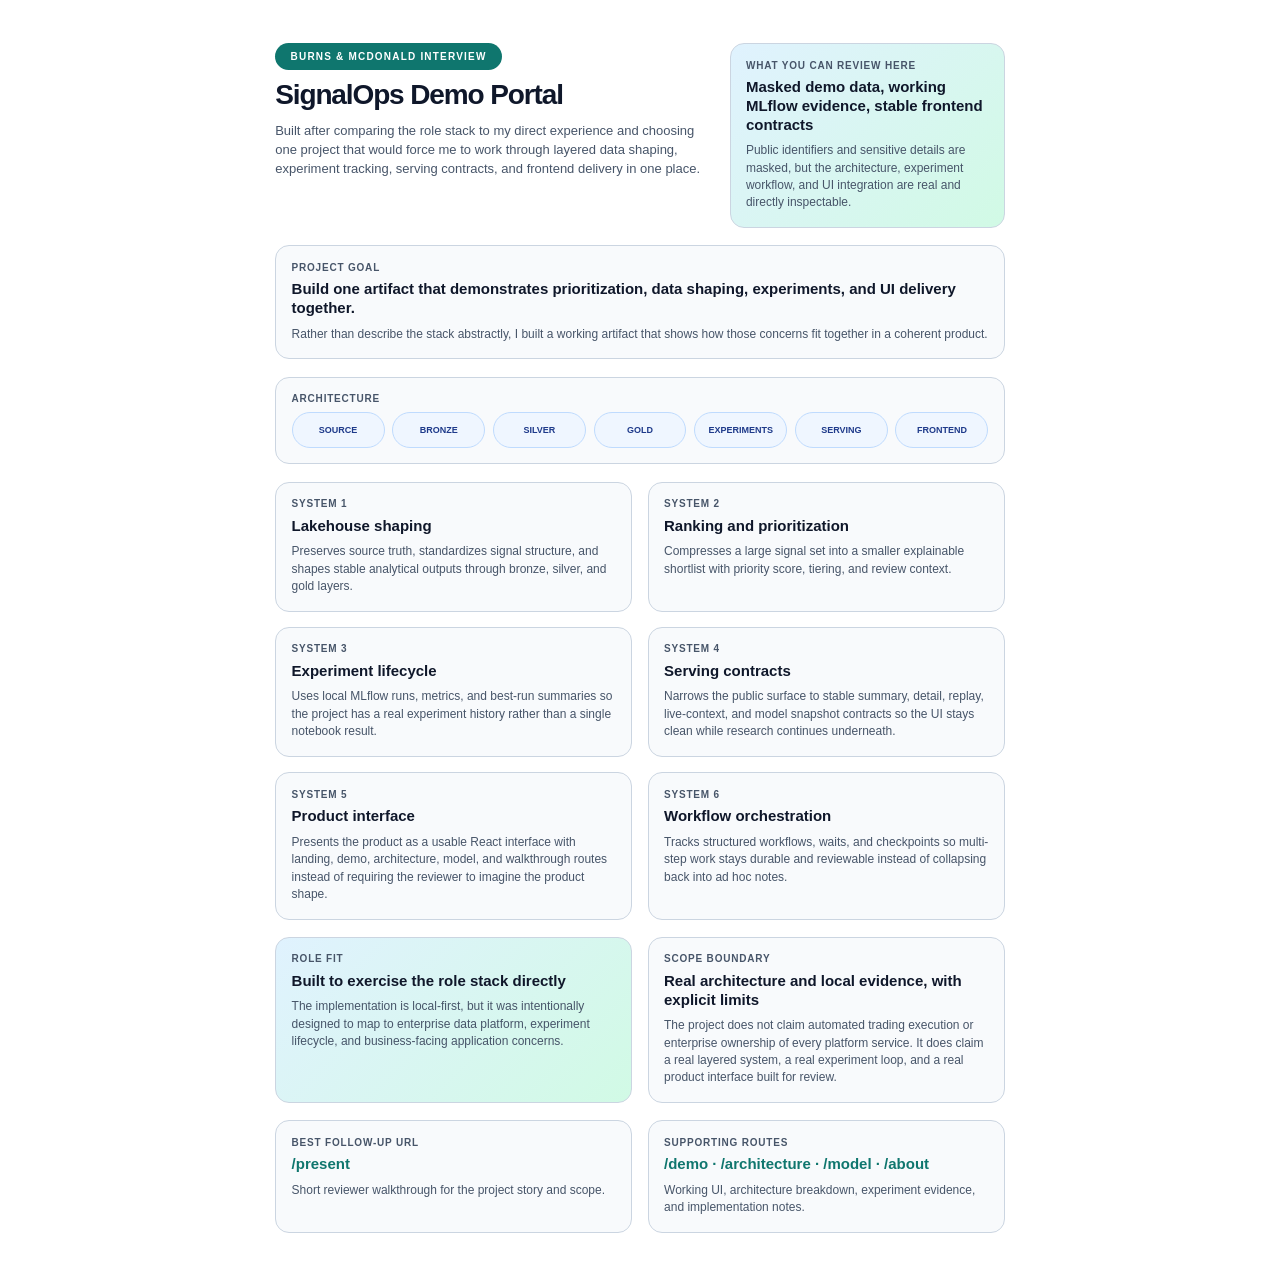
<file: public/burnsandmcdonald/interview-handout.html>
<!doctype html>
<html lang="en">
  <head>
    <meta charset="UTF-8" />
    <meta name="viewport" content="width=device-width, initial-scale=1.0" />
    <title>Burns &amp; McDonald Interview Follow-Up | SignalOps Demo Portal</title>
    <style>
      :root {
        color-scheme: light;
        --ink: #0f172a;
        --muted: #475569;
        --line: #cbd5e1;
        --surface: #f8fafc;
        --accent: #0f766e;
        --accent-soft: #d1fae5;
        --sky-soft: #e0f2fe;
      }

      * {
        box-sizing: border-box;
      }

      body {
        margin: 0;
        font-family: 'Segoe UI', 'Helvetica Neue', Arial, sans-serif;
        color: var(--ink);
        background: #ffffff;
      }

      .page {
        width: 8.5in;
        min-height: 11in;
        margin: 0 auto;
        padding: 0.45in;
        display: grid;
        gap: 0.18in;
      }

      .eyebrow {
        display: inline-block;
        margin-bottom: 0.12in;
        padding: 0.08in 0.16in;
        border-radius: 999px;
        color: #ffffff;
        background: #0f766e;
        font-size: 10px;
        font-weight: 700;
        letter-spacing: 0.12em;
        text-transform: uppercase;
      }

      .hero {
        display: grid;
        grid-template-columns: 1.35fr 0.85fr;
        gap: 0.18in;
        align-items: start;
      }

      h1 {
        margin: 0;
        font-size: 28px;
        line-height: 1;
        letter-spacing: -0.04em;
      }

      .summary {
        margin: 0.14in 0 0;
        color: var(--muted);
        font-size: 13px;
        line-height: 1.45;
      }

      .card {
        border: 1px solid var(--line);
        border-radius: 14px;
        background: var(--surface);
        padding: 0.16in;
      }

      .card.accent {
        background: linear-gradient(135deg, var(--sky-soft), var(--accent-soft));
      }

      .card-label,
      .section-label {
        display: block;
        margin-bottom: 0.08in;
        color: var(--muted);
        font-size: 10px;
        font-weight: 700;
        letter-spacing: 0.08em;
        text-transform: uppercase;
      }

      .card strong {
        display: block;
        margin-bottom: 0.08in;
        font-size: 15px;
        line-height: 1.25;
      }

      .card p {
        margin: 0;
        color: var(--muted);
        font-size: 12px;
        line-height: 1.45;
      }

      .grid {
        display: grid;
        grid-template-columns: repeat(2, minmax(0, 1fr));
        gap: 0.16in;
      }

      .pipeline {
        display: grid;
        grid-template-columns: repeat(7, minmax(0, 1fr));
        gap: 0.08in;
      }

      .pipeline span {
        display: flex;
        align-items: center;
        justify-content: center;
        min-height: 0.38in;
        border-radius: 999px;
        background: #eff6ff;
        border: 1px solid #bfdbfe;
        color: #1e3a8a;
        font-size: 9px;
        font-weight: 700;
        text-transform: uppercase;
        text-align: center;
        padding: 0 0.06in;
      }

      .footer {
        display: grid;
        grid-template-columns: repeat(2, minmax(0, 1fr));
        gap: 0.16in;
      }

      .routes {
        color: var(--accent);
        font-weight: 700;
      }
    </style>
  </head>
  <body>
    <main class="page">
      <section class="hero">
        <div>
          <span class="eyebrow">Burns &amp; McDonald Interview</span>
          <h1>SignalOps Demo Portal</h1>
          <p class="summary">
            Built after comparing the role stack to my direct experience and choosing one project that would force me
            to work through layered data shaping, experiment tracking, serving contracts, and frontend delivery in one place.
          </p>
        </div>

        <div class="card accent">
          <span class="card-label">What you can review here</span>
          <strong>Masked demo data, working MLflow evidence, stable frontend contracts</strong>
          <p>
            Public identifiers and sensitive details are masked, but the architecture, experiment workflow, and UI
            integration are real and directly inspectable.
          </p>
        </div>
      </section>

      <section class="card">
        <span class="section-label">Project Goal</span>
        <strong>Build one artifact that demonstrates prioritization, data shaping, experiments, and UI delivery together.</strong>
        <p>
          Rather than describe the stack abstractly, I built a working artifact that shows how those concerns fit
          together in a coherent product.
        </p>
      </section>

      <section class="card">
        <span class="section-label">Architecture</span>
        <div class="pipeline">
          <span>Source</span>
          <span>Bronze</span>
          <span>Silver</span>
          <span>Gold</span>
          <span>Experiments</span>
          <span>Serving</span>
          <span>Frontend</span>
        </div>
      </section>

      <section class="grid">
        <article class="card">
          <span class="card-label">System 1</span>
          <strong>Lakehouse shaping</strong>
          <p>
            Preserves source truth, standardizes signal structure, and shapes stable analytical outputs through bronze,
            silver, and gold layers.
          </p>
        </article>

        <article class="card">
          <span class="card-label">System 2</span>
          <strong>Ranking and prioritization</strong>
          <p>
            Compresses a large signal set into a smaller explainable shortlist with priority score, tiering, and
            review context.
          </p>
        </article>

        <article class="card">
          <span class="card-label">System 3</span>
          <strong>Experiment lifecycle</strong>
          <p>
            Uses local MLflow runs, metrics, and best-run summaries so the project has a real experiment history rather
            than a single notebook result.
          </p>
        </article>

        <article class="card">
          <span class="card-label">System 4</span>
          <strong>Serving contracts</strong>
          <p>
            Narrows the public surface to stable summary, detail, replay, live-context, and model snapshot contracts so
            the UI stays clean while research continues underneath.
          </p>
        </article>

        <article class="card">
          <span class="card-label">System 5</span>
          <strong>Product interface</strong>
          <p>
            Presents the product as a usable React interface with landing, demo, architecture, model, and walkthrough
            routes instead of requiring the reviewer to imagine the product shape.
          </p>
        </article>

        <article class="card">
          <span class="card-label">System 6</span>
          <strong>Workflow orchestration</strong>
          <p>
            Tracks structured workflows, waits, and checkpoints so multi-step work stays durable and reviewable instead
            of collapsing back into ad hoc notes.
          </p>
        </article>
      </section>

      <section class="grid">
        <article class="card accent">
          <span class="card-label">Role fit</span>
          <strong>Built to exercise the role stack directly</strong>
          <p>
            The implementation is local-first, but it was intentionally designed to map to enterprise data platform,
            experiment lifecycle, and business-facing application concerns.
          </p>
        </article>

        <article class="card">
          <span class="card-label">Scope boundary</span>
          <strong>Real architecture and local evidence, with explicit limits</strong>
          <p>
            The project does not claim automated trading execution or enterprise ownership of every platform service. It
            does claim a real layered system, a real experiment loop, and a real product interface built for review.
          </p>
        </article>
      </section>

      <section class="footer">
        <article class="card">
          <span class="card-label">Best follow-up URL</span>
          <strong class="routes">/present</strong>
          <p>Short reviewer walkthrough for the project story and scope.</p>
        </article>

        <article class="card">
          <span class="card-label">Supporting routes</span>
          <strong class="routes">/demo · /architecture · /model · /about</strong>
          <p>Working UI, architecture breakdown, experiment evidence, and implementation notes.</p>
        </article>
      </section>
    </main>
  </body>
</html>
</file>
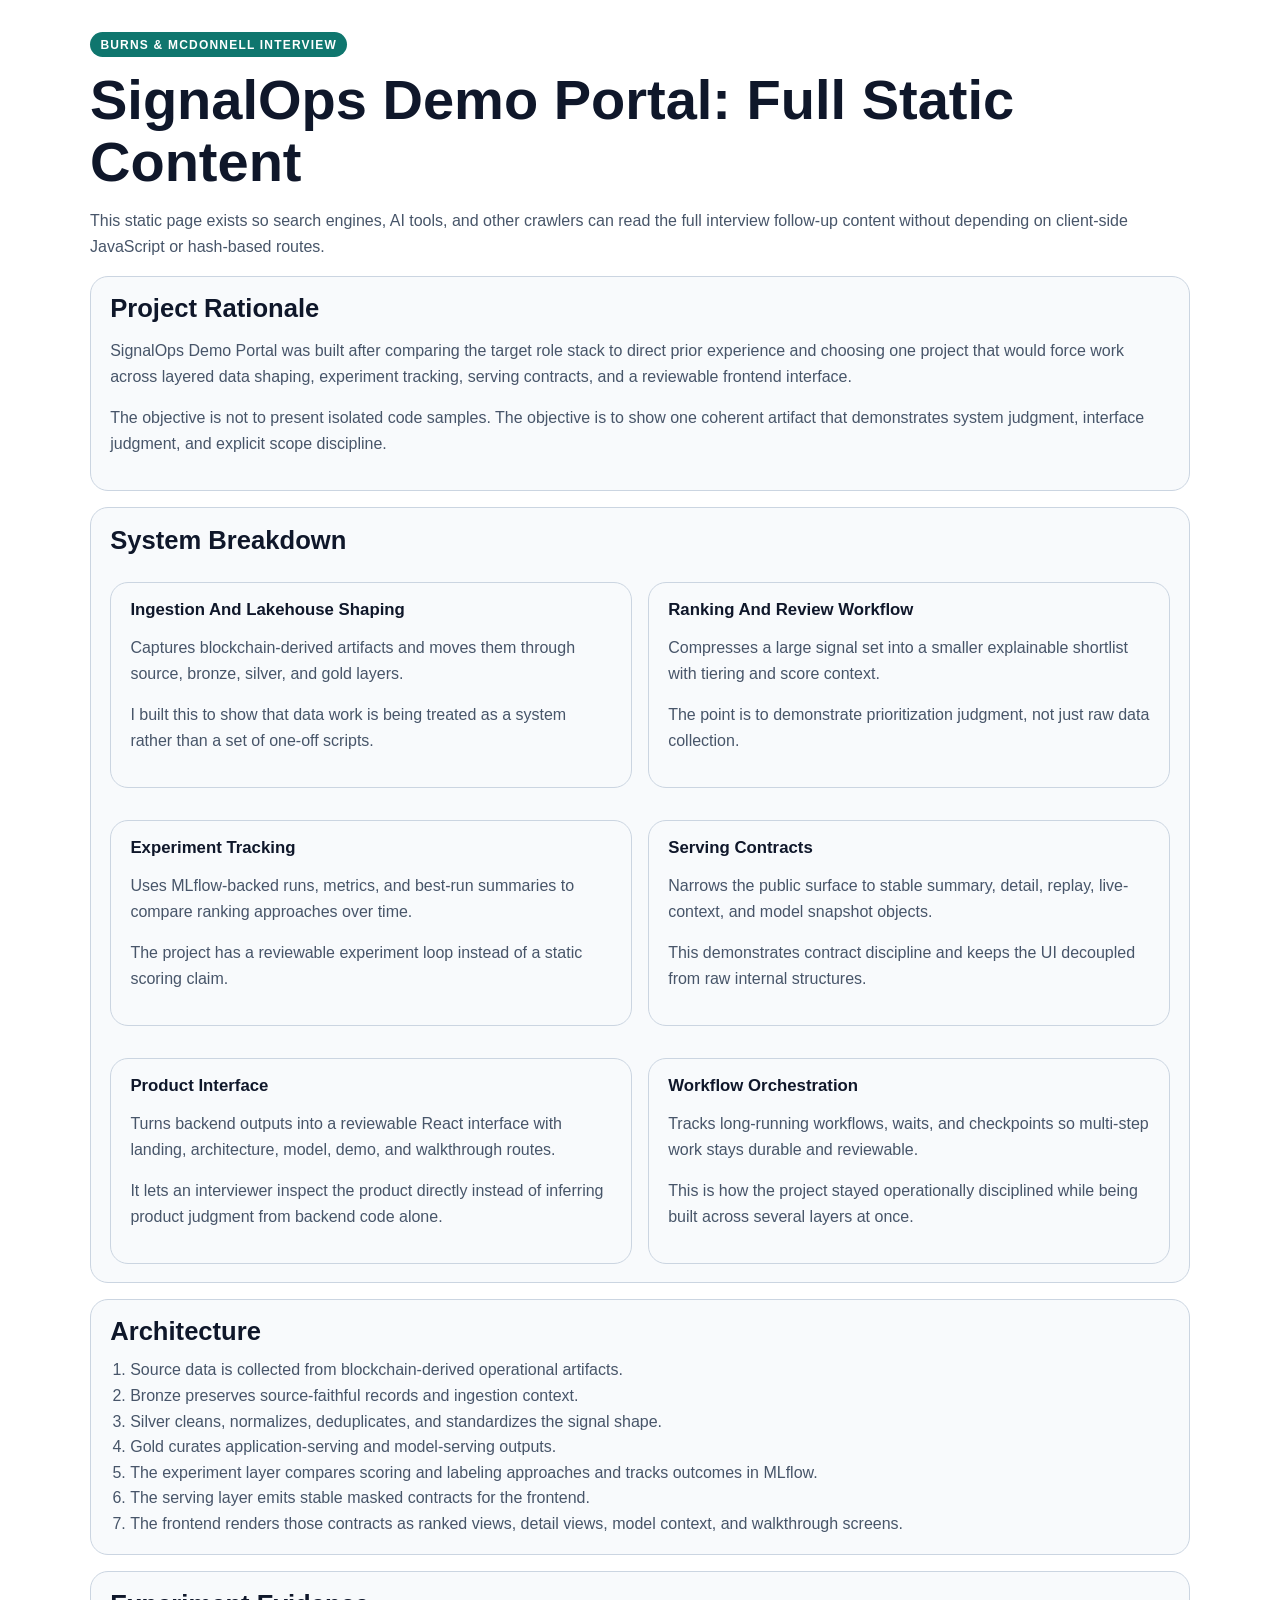
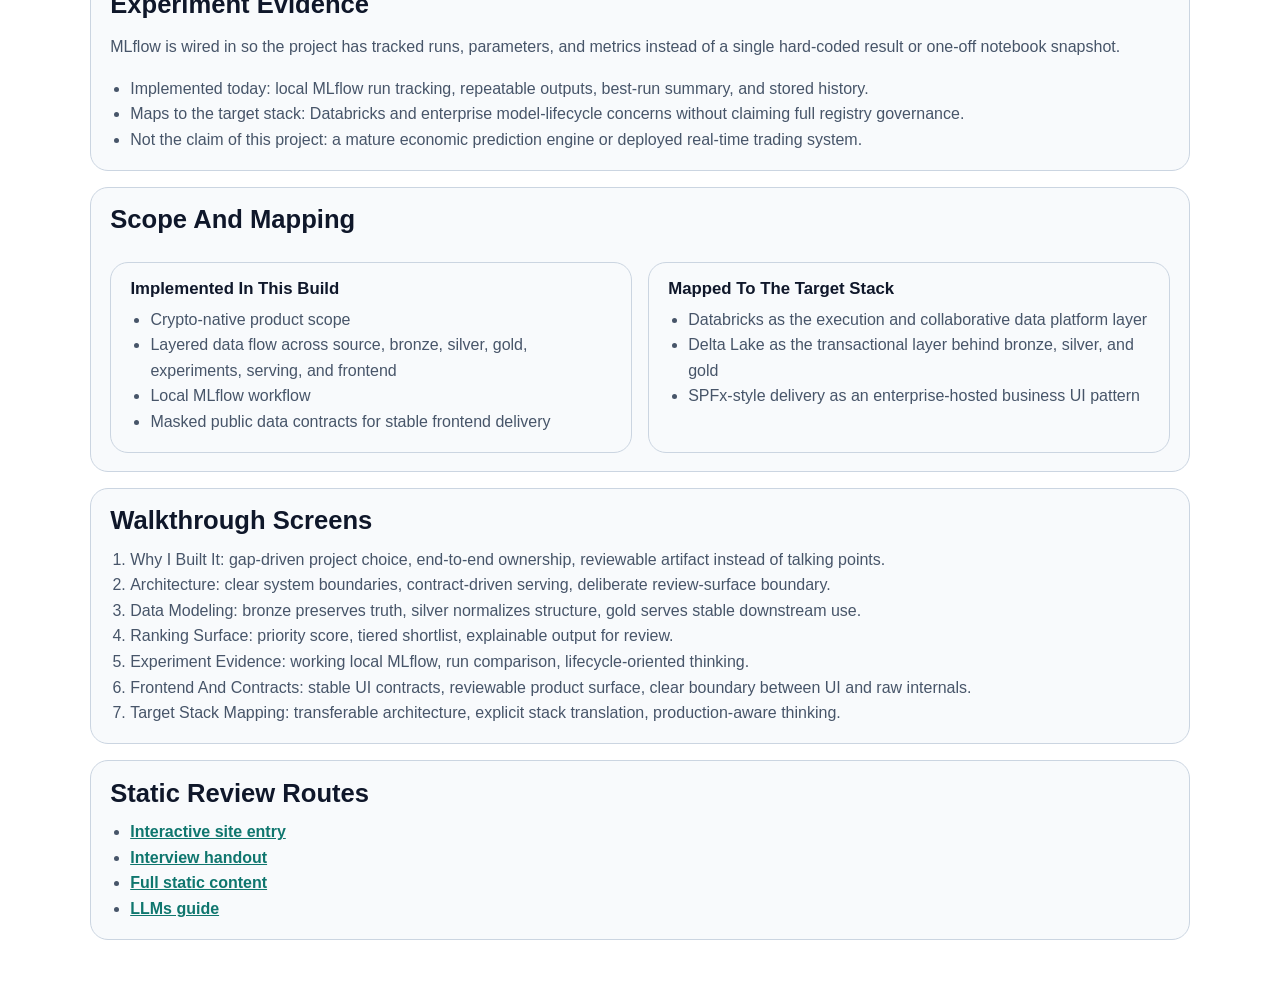
<file: public/burnsandmcdonnell/full-content.html>
<!doctype html>
<html lang="en">
  <head>
    <meta charset="UTF-8" />
    <meta name="viewport" content="width=device-width, initial-scale=1.0" />
    <meta
      name="description"
      content="Full static content for the Burns & McDonnell SignalOps Demo Portal interview follow-up site, including project rationale, architecture, experiment workflow, scope notes, and review routes."
    />
    <meta name="robots" content="index,follow,max-image-preview:large,max-snippet:-1,max-video-preview:-1" />
    <title>Burns &amp; McDonnell Interview Follow-Up | Full Content</title>
    <style>
      :root {
        color-scheme: light;
        --ink: #0f172a;
        --muted: #475569;
        --line: #cbd5e1;
        --surface: #f8fafc;
        --accent: #0f766e;
      }

      * {
        box-sizing: border-box;
      }

      body {
        margin: 0;
        font-family: 'Segoe UI', 'Helvetica Neue', Arial, sans-serif;
        color: var(--ink);
        background: #ffffff;
      }

      main {
        width: min(1100px, calc(100vw - 2rem));
        margin: 0 auto;
        padding: 2rem 0 3rem;
      }

      h1,
      h2,
      h3 {
        line-height: 1.1;
      }

      h1 {
        margin: 0 0 0.75rem;
        font-size: clamp(2.2rem, 5vw, 3.5rem);
      }

      h2 {
        margin: 0 0 0.75rem;
        font-size: 1.6rem;
      }

      h3 {
        margin: 0 0 0.5rem;
        font-size: 1.05rem;
      }

      p,
      li {
        color: var(--muted);
        line-height: 1.6;
      }

      section,
      article,
      nav {
        margin-top: 1rem;
        padding: 1.1rem 1.2rem;
        border: 1px solid var(--line);
        border-radius: 18px;
        background: var(--surface);
      }

      .eyebrow {
        display: inline-block;
        margin-bottom: 0.75rem;
        padding: 0.35rem 0.65rem;
        border-radius: 999px;
        color: #ffffff;
        background: var(--accent);
        font-size: 0.75rem;
        font-weight: 700;
        letter-spacing: 0.1em;
        text-transform: uppercase;
      }

      .grid {
        display: grid;
        grid-template-columns: repeat(2, minmax(0, 1fr));
        gap: 1rem;
      }

      ul,
      ol {
        margin: 0;
        padding-left: 1.25rem;
      }

      .route-list a {
        color: var(--accent);
        font-weight: 700;
      }

      @media (max-width: 760px) {
        .grid {
          grid-template-columns: 1fr;
        }
      }
    </style>
  </head>
  <body>
    <main>
      <span class="eyebrow">Burns &amp; McDonnell Interview</span>
      <h1>SignalOps Demo Portal: Full Static Content</h1>
      <p>
        This static page exists so search engines, AI tools, and other crawlers can read the full interview follow-up
        content without depending on client-side JavaScript or hash-based routes.
      </p>

      <section>
        <h2>Project Rationale</h2>
        <p>
          SignalOps Demo Portal was built after comparing the target role stack to direct prior experience and choosing
          one project that would force work across layered data shaping, experiment tracking, serving contracts, and a
          reviewable frontend interface.
        </p>
        <p>
          The objective is not to present isolated code samples. The objective is to show one coherent artifact that
          demonstrates system judgment, interface judgment, and explicit scope discipline.
        </p>
      </section>

      <section>
        <h2>System Breakdown</h2>
        <div class="grid">
          <article>
            <h3>Ingestion And Lakehouse Shaping</h3>
            <p>Captures blockchain-derived artifacts and moves them through source, bronze, silver, and gold layers.</p>
            <p>I built this to show that data work is being treated as a system rather than a set of one-off scripts.</p>
          </article>
          <article>
            <h3>Ranking And Review Workflow</h3>
            <p>Compresses a large signal set into a smaller explainable shortlist with tiering and score context.</p>
            <p>The point is to demonstrate prioritization judgment, not just raw data collection.</p>
          </article>
          <article>
            <h3>Experiment Tracking</h3>
            <p>Uses MLflow-backed runs, metrics, and best-run summaries to compare ranking approaches over time.</p>
            <p>The project has a reviewable experiment loop instead of a static scoring claim.</p>
          </article>
          <article>
            <h3>Serving Contracts</h3>
            <p>Narrows the public surface to stable summary, detail, replay, live-context, and model snapshot objects.</p>
            <p>This demonstrates contract discipline and keeps the UI decoupled from raw internal structures.</p>
          </article>
          <article>
            <h3>Product Interface</h3>
            <p>Turns backend outputs into a reviewable React interface with landing, architecture, model, demo, and walkthrough routes.</p>
            <p>It lets an interviewer inspect the product directly instead of inferring product judgment from backend code alone.</p>
          </article>
          <article>
            <h3>Workflow Orchestration</h3>
            <p>Tracks long-running workflows, waits, and checkpoints so multi-step work stays durable and reviewable.</p>
            <p>This is how the project stayed operationally disciplined while being built across several layers at once.</p>
          </article>
        </div>
      </section>

      <section>
        <h2>Architecture</h2>
        <ol>
          <li>Source data is collected from blockchain-derived operational artifacts.</li>
          <li>Bronze preserves source-faithful records and ingestion context.</li>
          <li>Silver cleans, normalizes, deduplicates, and standardizes the signal shape.</li>
          <li>Gold curates application-serving and model-serving outputs.</li>
          <li>The experiment layer compares scoring and labeling approaches and tracks outcomes in MLflow.</li>
          <li>The serving layer emits stable masked contracts for the frontend.</li>
          <li>The frontend renders those contracts as ranked views, detail views, model context, and walkthrough screens.</li>
        </ol>
      </section>

      <section>
        <h2>Experiment Evidence</h2>
        <p>
          MLflow is wired in so the project has tracked runs, parameters, and metrics instead of a single hard-coded
          result or one-off notebook snapshot.
        </p>
        <ul>
          <li>Implemented today: local MLflow run tracking, repeatable outputs, best-run summary, and stored history.</li>
          <li>Maps to the target stack: Databricks and enterprise model-lifecycle concerns without claiming full registry governance.</li>
          <li>Not the claim of this project: a mature economic prediction engine or deployed real-time trading system.</li>
        </ul>
      </section>

      <section>
        <h2>Scope And Mapping</h2>
        <div class="grid">
          <article>
            <h3>Implemented In This Build</h3>
            <ul>
              <li>Crypto-native product scope</li>
              <li>Layered data flow across source, bronze, silver, gold, experiments, serving, and frontend</li>
              <li>Local MLflow workflow</li>
              <li>Masked public data contracts for stable frontend delivery</li>
            </ul>
          </article>
          <article>
            <h3>Mapped To The Target Stack</h3>
            <ul>
              <li>Databricks as the execution and collaborative data platform layer</li>
              <li>Delta Lake as the transactional layer behind bronze, silver, and gold</li>
              <li>SPFx-style delivery as an enterprise-hosted business UI pattern</li>
            </ul>
          </article>
        </div>
      </section>

      <section>
        <h2>Walkthrough Screens</h2>
        <ol>
          <li>Why I Built It: gap-driven project choice, end-to-end ownership, reviewable artifact instead of talking points.</li>
          <li>Architecture: clear system boundaries, contract-driven serving, deliberate review-surface boundary.</li>
          <li>Data Modeling: bronze preserves truth, silver normalizes structure, gold serves stable downstream use.</li>
          <li>Ranking Surface: priority score, tiered shortlist, explainable output for review.</li>
          <li>Experiment Evidence: working local MLflow, run comparison, lifecycle-oriented thinking.</li>
          <li>Frontend And Contracts: stable UI contracts, reviewable product surface, clear boundary between UI and raw internals.</li>
          <li>Target Stack Mapping: transferable architecture, explicit stack translation, production-aware thinking.</li>
        </ol>
      </section>

      <nav class="route-list">
        <h2>Static Review Routes</h2>
        <ul>
          <li><a href="/burnsandmcdonnell/">Interactive site entry</a></li>
          <li><a href="/burnsandmcdonnell/interview-handout.html">Interview handout</a></li>
          <li><a href="/burnsandmcdonnell/full-content.html">Full static content</a></li>
          <li><a href="/burnsandmcdonnell/llms.txt">LLMs guide</a></li>
        </ul>
      </nav>
    </main>
  </body>
</html>
</file>
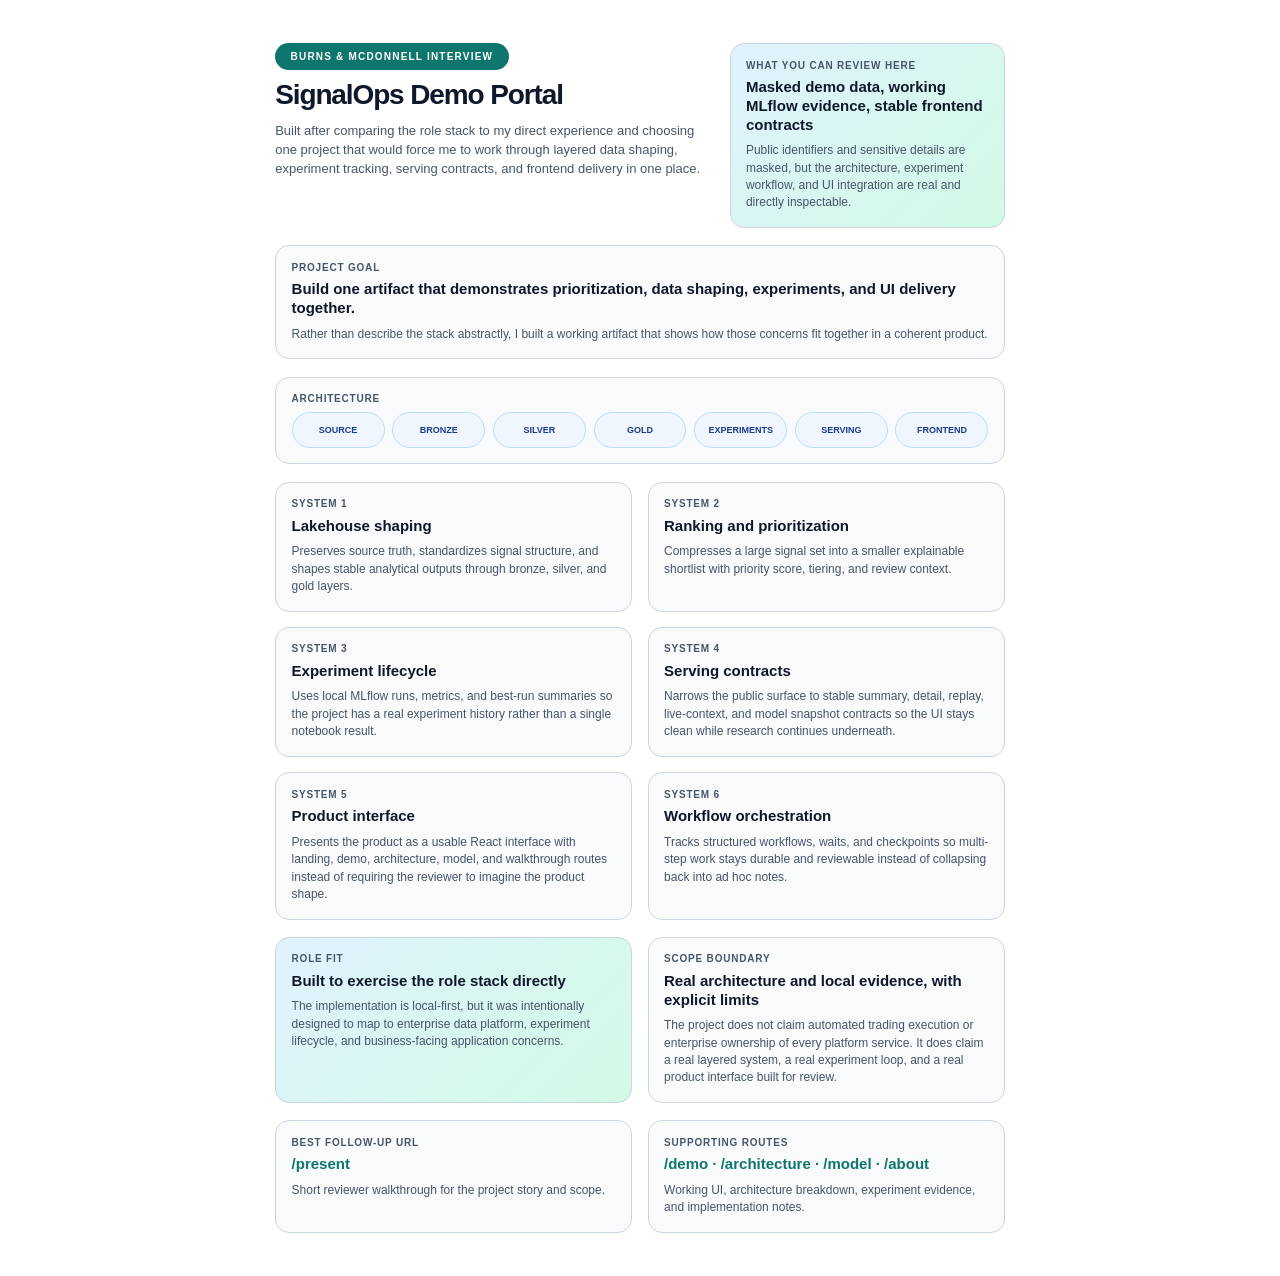
<file: public/burnsandmcdonnell/interview-handout.html>
<!doctype html>
<html lang="en">
  <head>
    <meta charset="UTF-8" />
    <meta name="viewport" content="width=device-width, initial-scale=1.0" />
    <meta
      name="description"
      content="Burns & McDonnell interview handout for SignalOps Demo Portal: project scope, architecture, experiment workflow, and review routes."
    />
    <meta name="robots" content="index,follow,max-image-preview:large,max-snippet:-1,max-video-preview:-1" />
    <title>Burns &amp; McDonnell Interview Follow-Up | SignalOps Demo Portal</title>
    <style>
      :root {
        color-scheme: light;
        --ink: #0f172a;
        --muted: #475569;
        --line: #cbd5e1;
        --surface: #f8fafc;
        --accent: #0f766e;
        --accent-soft: #d1fae5;
        --sky-soft: #e0f2fe;
      }

      * {
        box-sizing: border-box;
      }

      body {
        margin: 0;
        font-family: 'Segoe UI', 'Helvetica Neue', Arial, sans-serif;
        color: var(--ink);
        background: #ffffff;
      }

      .page {
        width: 8.5in;
        min-height: 11in;
        margin: 0 auto;
        padding: 0.45in;
        display: grid;
        gap: 0.18in;
      }

      .eyebrow {
        display: inline-block;
        margin-bottom: 0.12in;
        padding: 0.08in 0.16in;
        border-radius: 999px;
        color: #ffffff;
        background: #0f766e;
        font-size: 10px;
        font-weight: 700;
        letter-spacing: 0.12em;
        text-transform: uppercase;
      }

      .hero {
        display: grid;
        grid-template-columns: 1.35fr 0.85fr;
        gap: 0.18in;
        align-items: start;
      }

      h1 {
        margin: 0;
        font-size: 28px;
        line-height: 1;
        letter-spacing: -0.04em;
      }

      .summary {
        margin: 0.14in 0 0;
        color: var(--muted);
        font-size: 13px;
        line-height: 1.45;
      }

      .card {
        border: 1px solid var(--line);
        border-radius: 14px;
        background: var(--surface);
        padding: 0.16in;
      }

      .card.accent {
        background: linear-gradient(135deg, var(--sky-soft), var(--accent-soft));
      }

      .card-label,
      .section-label {
        display: block;
        margin-bottom: 0.08in;
        color: var(--muted);
        font-size: 10px;
        font-weight: 700;
        letter-spacing: 0.08em;
        text-transform: uppercase;
      }

      .card strong {
        display: block;
        margin-bottom: 0.08in;
        font-size: 15px;
        line-height: 1.25;
      }

      .card p {
        margin: 0;
        color: var(--muted);
        font-size: 12px;
        line-height: 1.45;
      }

      .grid {
        display: grid;
        grid-template-columns: repeat(2, minmax(0, 1fr));
        gap: 0.16in;
      }

      .pipeline {
        display: grid;
        grid-template-columns: repeat(7, minmax(0, 1fr));
        gap: 0.08in;
      }

      .pipeline span {
        display: flex;
        align-items: center;
        justify-content: center;
        min-height: 0.38in;
        border-radius: 999px;
        background: #eff6ff;
        border: 1px solid #bfdbfe;
        color: #1e3a8a;
        font-size: 9px;
        font-weight: 700;
        text-transform: uppercase;
        text-align: center;
        padding: 0 0.06in;
      }

      .footer {
        display: grid;
        grid-template-columns: repeat(2, minmax(0, 1fr));
        gap: 0.16in;
      }

      .routes {
        color: var(--accent);
        font-weight: 700;
      }
    </style>
  </head>
  <body>
    <main class="page">
      <section class="hero">
        <div>
          <span class="eyebrow">Burns &amp; McDonnell Interview</span>
          <h1>SignalOps Demo Portal</h1>
          <p class="summary">
            Built after comparing the role stack to my direct experience and choosing one project that would force me
            to work through layered data shaping, experiment tracking, serving contracts, and frontend delivery in one place.
          </p>
        </div>

        <div class="card accent">
          <span class="card-label">What you can review here</span>
          <strong>Masked demo data, working MLflow evidence, stable frontend contracts</strong>
          <p>
            Public identifiers and sensitive details are masked, but the architecture, experiment workflow, and UI
            integration are real and directly inspectable.
          </p>
        </div>
      </section>

      <section class="card">
        <span class="section-label">Project Goal</span>
        <strong>Build one artifact that demonstrates prioritization, data shaping, experiments, and UI delivery together.</strong>
        <p>
          Rather than describe the stack abstractly, I built a working artifact that shows how those concerns fit
          together in a coherent product.
        </p>
      </section>

      <section class="card">
        <span class="section-label">Architecture</span>
        <div class="pipeline">
          <span>Source</span>
          <span>Bronze</span>
          <span>Silver</span>
          <span>Gold</span>
          <span>Experiments</span>
          <span>Serving</span>
          <span>Frontend</span>
        </div>
      </section>

      <section class="grid">
        <article class="card">
          <span class="card-label">System 1</span>
          <strong>Lakehouse shaping</strong>
          <p>
            Preserves source truth, standardizes signal structure, and shapes stable analytical outputs through bronze,
            silver, and gold layers.
          </p>
        </article>

        <article class="card">
          <span class="card-label">System 2</span>
          <strong>Ranking and prioritization</strong>
          <p>
            Compresses a large signal set into a smaller explainable shortlist with priority score, tiering, and
            review context.
          </p>
        </article>

        <article class="card">
          <span class="card-label">System 3</span>
          <strong>Experiment lifecycle</strong>
          <p>
            Uses local MLflow runs, metrics, and best-run summaries so the project has a real experiment history rather
            than a single notebook result.
          </p>
        </article>

        <article class="card">
          <span class="card-label">System 4</span>
          <strong>Serving contracts</strong>
          <p>
            Narrows the public surface to stable summary, detail, replay, live-context, and model snapshot contracts so
            the UI stays clean while research continues underneath.
          </p>
        </article>

        <article class="card">
          <span class="card-label">System 5</span>
          <strong>Product interface</strong>
          <p>
            Presents the product as a usable React interface with landing, demo, architecture, model, and walkthrough
            routes instead of requiring the reviewer to imagine the product shape.
          </p>
        </article>

        <article class="card">
          <span class="card-label">System 6</span>
          <strong>Workflow orchestration</strong>
          <p>
            Tracks structured workflows, waits, and checkpoints so multi-step work stays durable and reviewable instead
            of collapsing back into ad hoc notes.
          </p>
        </article>
      </section>

      <section class="grid">
        <article class="card accent">
          <span class="card-label">Role fit</span>
          <strong>Built to exercise the role stack directly</strong>
          <p>
            The implementation is local-first, but it was intentionally designed to map to enterprise data platform,
            experiment lifecycle, and business-facing application concerns.
          </p>
        </article>

        <article class="card">
          <span class="card-label">Scope boundary</span>
          <strong>Real architecture and local evidence, with explicit limits</strong>
          <p>
            The project does not claim automated trading execution or enterprise ownership of every platform service. It
            does claim a real layered system, a real experiment loop, and a real product interface built for review.
          </p>
        </article>
      </section>

      <section class="footer">
        <article class="card">
          <span class="card-label">Best follow-up URL</span>
          <strong class="routes">/present</strong>
          <p>Short reviewer walkthrough for the project story and scope.</p>
        </article>

        <article class="card">
          <span class="card-label">Supporting routes</span>
          <strong class="routes">/demo · /architecture · /model · /about</strong>
          <p>Working UI, architecture breakdown, experiment evidence, and implementation notes.</p>
        </article>
      </section>
    </main>
  </body>
</html>
</file>
